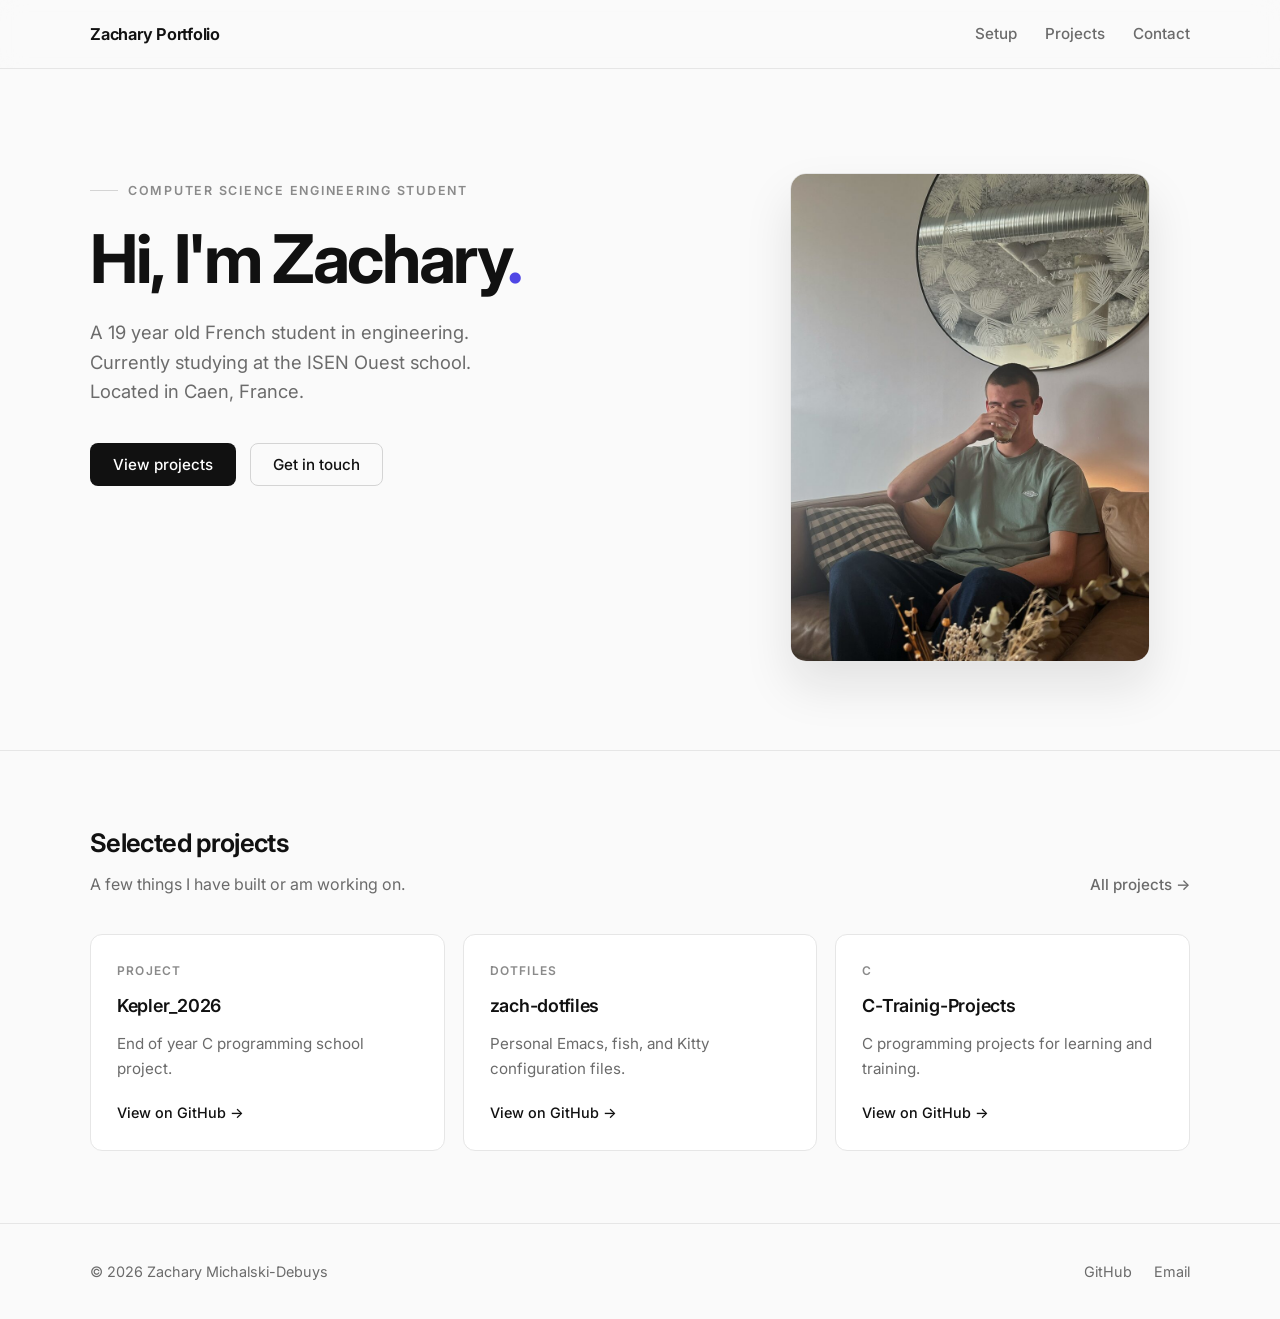
<file: index.html>
<!DOCTYPE html>
<html lang="en">
<head>
  <meta charset="UTF-8">
  <meta name="viewport" content=
  "width=device-width, initial-scale=1.0">
  <title>Zachary Michalski-Debuys</title>
  <link rel="preconnect" href="https://fonts.googleapis.com">
  <link rel="preconnect" href="https://fonts.gstatic.com"
  crossorigin="">
  <link href=
  "https://fonts.googleapis.com/css2?family=Inter:wght@400;500;600;700&amp;display=swap"
  rel="stylesheet">
  <link rel="stylesheet" href="css/style.css">
  <link rel="icon" type="image/svg+xml" href="files/icon.svg">
</head>
<body>
  <header class="site-header">
    <div class="container header-inner">
      <a class="logo" href="index.html">Zachary Portfolio</a>
      <nav>
        <ul class="nav-list">
          <li>
            <a href="setup.html">Setup</a>
          </li>
          <li>
            <a href="projects/index.html">Projects</a>
          </li>
          <li>
            <a href="contact.html">Contact</a>
          </li>
        </ul>
      </nav>
    </div>
  </header>
  <main>
    <section class="hero">
      <div class="container hero-grid">
        <div class="hero-copy">
          <p class="eyebrow">Computer science engineering student</p>
          <h1 class="hero-title">Hi, I'm Zachary<span class=
          "accent">.</span></h1>
          <p class="hero-text">A 19 year old French student in
          engineering.<br>
          Currently studying at the ISEN Ouest school.<br>
          Located in Caen, France.</p>
          <div class="hero-actions">
            <a class="button button-primary" href=
            "projects/index.html">View projects</a> <a class=
            "button button-secondary" href="contact.html">Get in
            touch</a>
          </div>
        </div>
        <div class="hero-media">
          <img class="hero-photo" src="files/zach.jpg"
          alt="Portrait of Zachary Michalski-Debuys">
        </div>
      </div>
    </section>
    <section class="section">
      <div class="container">
        <div class="section-header">
          <div>
            <h2 class="section-title">Selected projects</h2>
            <p class="section-subtitle">A few things I have built
            or am working on.</p>
          </div><a class="text-link" href="projects/index.html">All
          projects →</a>
        </div>
        <div class="grid">
          <a class="card" href=
          "https://github.com/Zachmd14/Kepler_2026" target="_blank"
          rel="noopener">
          <p class="card-tag">Project</p>
          <h3 class="card-title">Kepler_2026</h3>
          <p class="card-text">End of year C programming school
          project.</p><span class="card-link">View on GitHub
          →</span></a> <a class="card" href=
          "https://github.com/Zachmd14/zach-dotfiles" target=
          "_blank" rel="noopener">
          <p class="card-tag">Dotfiles</p>
          <h3 class="card-title">zach-dotfiles</h3>
          <p class="card-text">Personal Emacs, fish, and Kitty
          configuration files.</p><span class="card-link">View on
          GitHub →</span></a> <a class="card" href=
          "https://github.com/Zachmd14/C-Trainig-Projects" target=
          "_blank" rel="noopener">
          <p class="card-tag">C</p>
          <h3 class="card-title">C-Trainig-Projects</h3>
          <p class="card-text">C programming projects for learning
          and training.</p><span class="card-link">View on GitHub
          →</span></a>
        </div>
      </div>
    </section>
  </main>
  <footer class="site-footer">
    <div class="container footer-inner">
      <p>© 2026 Zachary Michalski-Debuys</p>
      <nav>
        <ul class="footer-nav">
          <li>
            <a href="https://github.com/Zachmd14">GitHub</a>
          </li>
          <li>
            <a href="mailto:zacharymd14@gmail.com">Email</a>
          </li>
        </ul>
      </nav>
    </div>
  </footer>
</body>
</html>
</file>
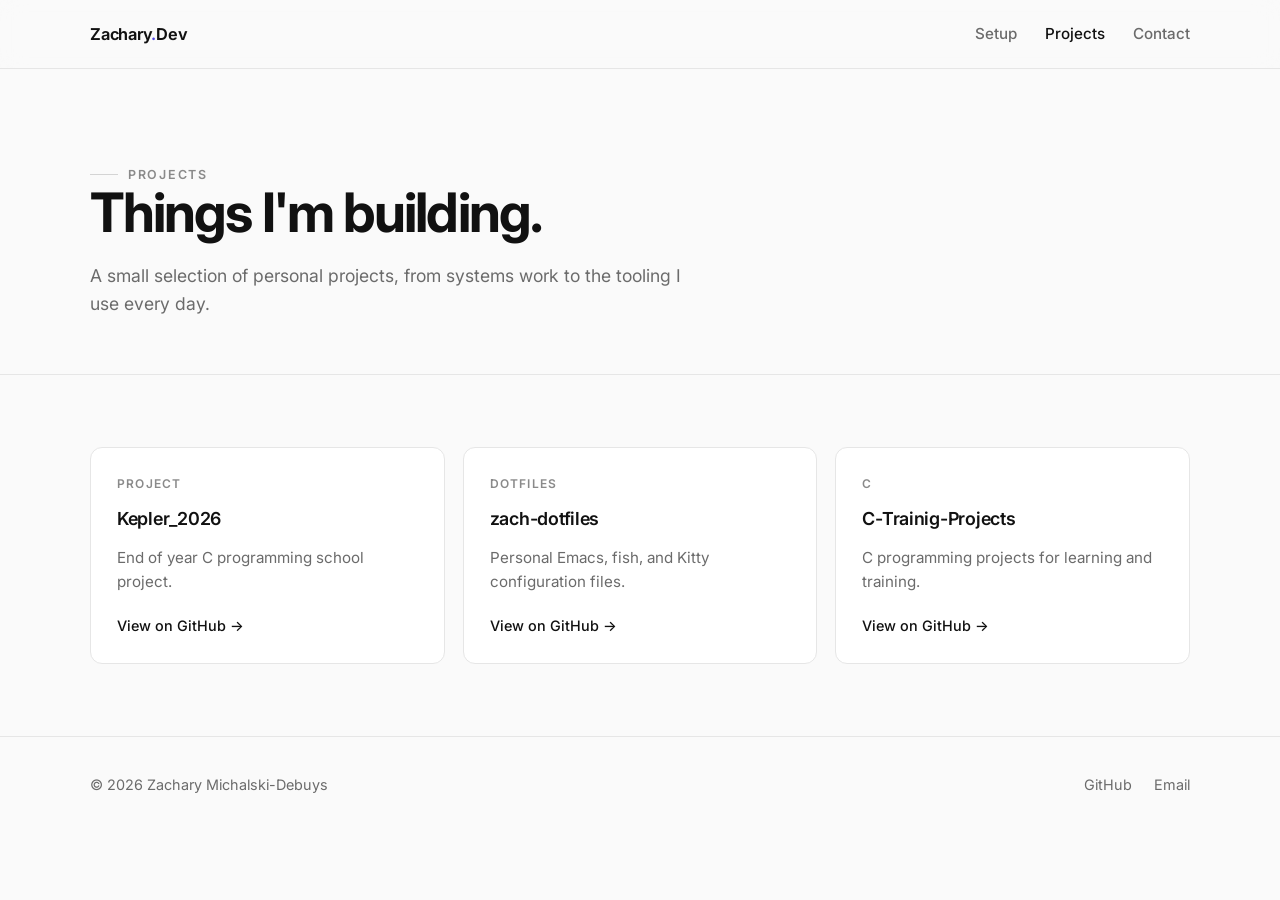
<file: projects/index.html>
<!DOCTYPE html>
<html lang="en">
<head>
  <meta charset="UTF-8">
  <meta name="viewport" content="width=device-width, initial-scale=1.0">
  <title>Projects · Zachary Michalski-Debuys</title>
  <link rel="preconnect" href="https://fonts.googleapis.com">
  <link rel="preconnect" href="https://fonts.gstatic.com" crossorigin>
  <link href="https://fonts.googleapis.com/css2?family=Inter:wght@400;500;600;700&display=swap" rel="stylesheet">
  <link rel="stylesheet" href="../css/style.css">
  <link rel="icon" type="image/svg+xml" href="../files/icon.svg">
</head>
<body>
  <header class="site-header">
    <div class="container header-inner">
      <a class="logo" href="../index.html">Zachary<span>.</span>Dev</a>
      <nav>
        <ul class="nav-list">
          <li><a href="../setup.html">Setup</a></li>
          <li><a class="active" href="index.html">Projects</a></li>
          <li><a href="../contact.html">Contact</a></li>
        </ul>
      </nav>
    </div>
  </header>

  <main>
    <section class="page-hero">
      <div class="container">
        <p class="eyebrow">Projects</p>
        <h1 class="page-title">Things I'm building.</h1>
        <p class="page-intro">A small selection of personal projects, from systems work to the tooling I use every day.</p>
      </div>
    </section>

    <section class="section">
      <div class="container">
        <div class="grid">
          <a class="card" href="https://github.com/Zachmd14/Kepler_2026" target="_blank" rel="noopener">
            <p class="card-tag">Project</p>
            <h3 class="card-title">Kepler_2026</h3>
            <p class="card-text">End of year C programming school project.</p>
            <span class="card-link">View on GitHub →</span>
          </a>
          <a class="card" href="https://github.com/Zachmd14/zach-dotfiles" target="_blank" rel="noopener">
            <p class="card-tag">Dotfiles</p>
            <h3 class="card-title">zach-dotfiles</h3>
            <p class="card-text">Personal Emacs, fish, and Kitty configuration files.</p>
            <span class="card-link">View on GitHub →</span>
          </a>
          <a class="card" href="https://github.com/Zachmd14/C-Trainig-Projects" target="_blank" rel="noopener">
            <p class="card-tag">C</p>
            <h3 class="card-title">C-Trainig-Projects</h3>
            <p class="card-text">C programming projects for learning and training.</p>
            <span class="card-link">View on GitHub →</span>
          </a>
        </div>
      </div>
    </section>
  </main>

  <footer class="site-footer">
    <div class="container footer-inner">
      <p>© 2026 Zachary Michalski-Debuys</p>
      <nav>
        <ul class="footer-nav">
          <li><a href="https://github.com/Zachmd14">GitHub</a></li>
          <li><a href="mailto:zacharymd14@gmail.com">Email</a></li>
        </ul>
      </nav>
    </div>
  </footer>
</body>
</html>
</file>
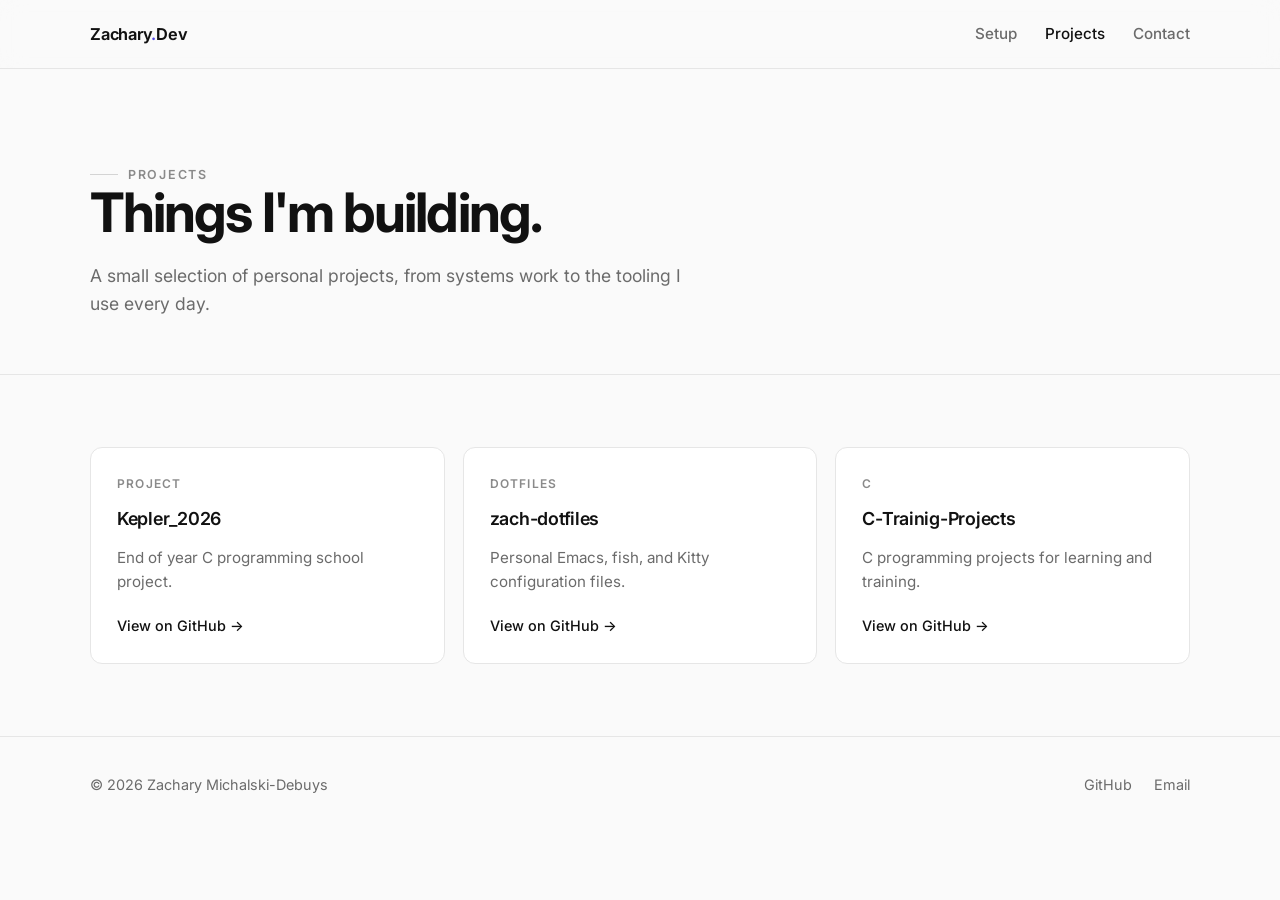
<file: html/projects/index.html>
<!DOCTYPE html>
<html lang="en">
<head>
  <meta charset="UTF-8">
  <meta name="viewport" content="width=device-width, initial-scale=1.0">
  <title>Projects · Zachary Michalski-Debuys</title>
  <link rel="preconnect" href="https://fonts.googleapis.com">
  <link rel="preconnect" href="https://fonts.gstatic.com" crossorigin>
  <link href="https://fonts.googleapis.com/css2?family=Inter:wght@400;500;600;700&display=swap" rel="stylesheet">
  <link rel="stylesheet" href="../../css/style.css">
  <link rel="icon" type="image/svg+xml" href="../../files/icon.svg">
</head>
<body>
  <header class="site-header">
    <div class="container header-inner">
      <a class="logo" href="../home.html">Zachary<span>.</span>Dev</a>
      <nav>
        <ul class="nav-list">
          <li><a href="../setup.html">Setup</a></li>
          <li><a class="active" href="index.html">Projects</a></li>
          <li><a href="../contact.html">Contact</a></li>
        </ul>
      </nav>
    </div>
  </header>

  <main>
    <section class="page-hero">
      <div class="container">
        <p class="eyebrow">Projects</p>
        <h1 class="page-title">Things I'm building.</h1>
        <p class="page-intro">A small selection of personal projects, from systems work to the tooling I use every day.</p>
      </div>
    </section>

    <section class="section">
      <div class="container">
        <div class="grid">
          <a class="card" href="https://github.com/Zachmd14/Kepler_2026" target="_blank" rel="noopener">
            <p class="card-tag">Project</p>
            <h3 class="card-title">Kepler_2026</h3>
            <p class="card-text">End of year C programming school project.</p>
            <span class="card-link">View on GitHub →</span>
          </a>
          <a class="card" href="https://github.com/Zachmd14/zach-dotfiles" target="_blank" rel="noopener">
            <p class="card-tag">Dotfiles</p>
            <h3 class="card-title">zach-dotfiles</h3>
            <p class="card-text">Personal Emacs, fish, and Kitty configuration files.</p>
            <span class="card-link">View on GitHub →</span>
          </a>
          <a class="card" href="https://github.com/Zachmd14/C-Trainig-Projects" target="_blank" rel="noopener">
            <p class="card-tag">C</p>
            <h3 class="card-title">C-Trainig-Projects</h3>
            <p class="card-text">C programming projects for learning and training.</p>
            <span class="card-link">View on GitHub →</span>
          </a>
        </div>
      </div>
    </section>
  </main>

  <footer class="site-footer">
    <div class="container footer-inner">
      <p>© 2026 Zachary Michalski-Debuys</p>
      <nav>
        <ul class="footer-nav">
          <li><a href="https://github.com/Zachmd14">GitHub</a></li>
          <li><a href="mailto:zacharymd14@gmail.com">Email</a></li>
        </ul>
      </nav>
    </div>
  </footer>
</body>
</html>
</file>
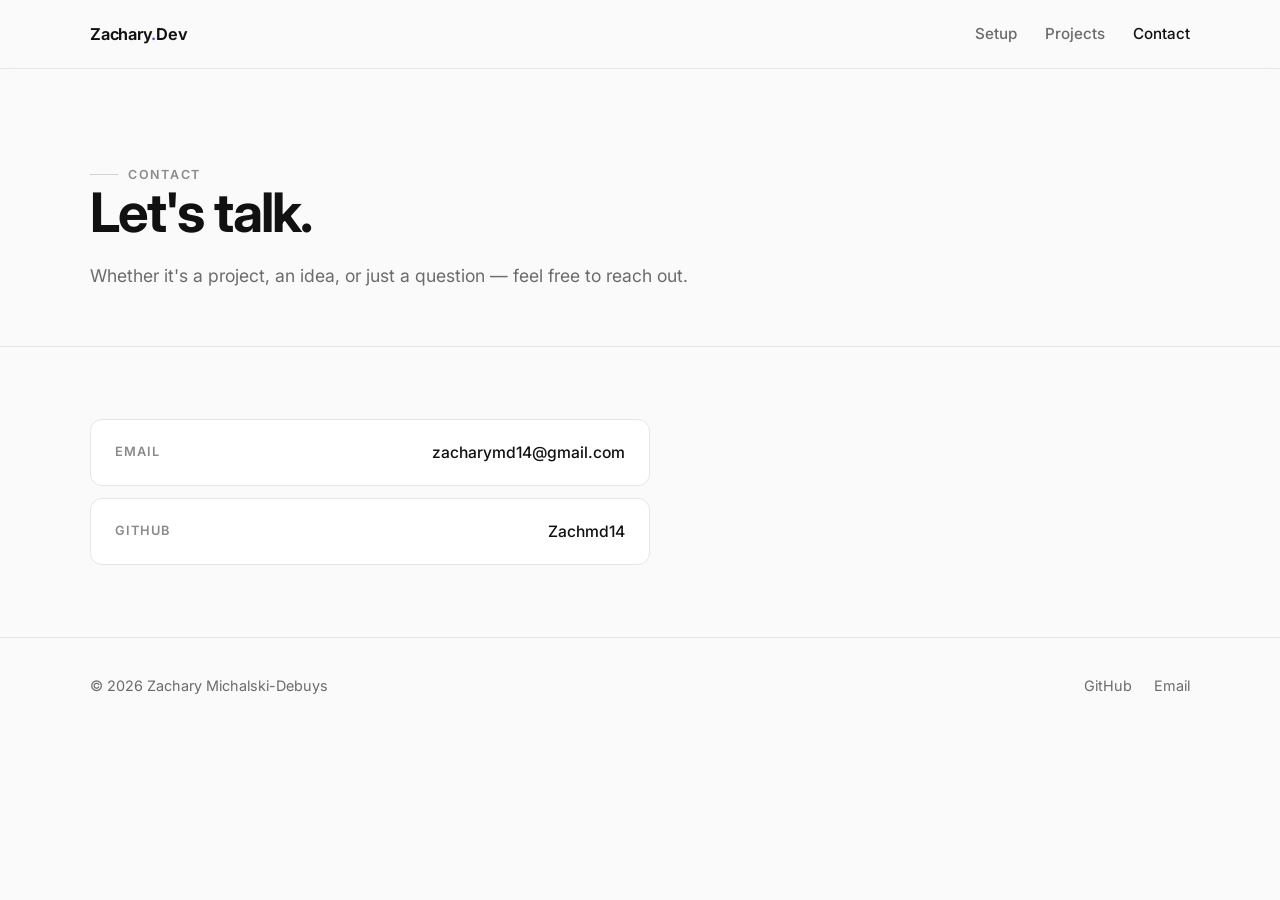
<file: contact.html>
<!DOCTYPE html>
<html lang="en">
<head>
  <meta charset="UTF-8">
  <meta name="viewport" content="width=device-width, initial-scale=1.0">
  <title>Contact · Zachary Michalski-Debuys</title>
  <link rel="preconnect" href="https://fonts.googleapis.com">
  <link rel="preconnect" href="https://fonts.gstatic.com" crossorigin>
  <link href="https://fonts.googleapis.com/css2?family=Inter:wght@400;500;600;700&display=swap" rel="stylesheet">
  <link rel="stylesheet" href="css/style.css">
  <link rel="icon" type="image/svg+xml" href="files/icon.svg">
</head>
<body>
  <header class="site-header">
    <div class="container header-inner">
      <a class="logo" href="index.html">Zachary<span>.</span>Dev</a>
      <nav>
        <ul class="nav-list">
          <li><a href="setup.html">Setup</a></li>
          <li><a href="projects/index.html">Projects</a></li>
          <li><a class="active" href="contact.html">Contact</a></li>
        </ul>
      </nav>
    </div>
  </header>

  <main>
    <section class="page-hero">
      <div class="container">
        <p class="eyebrow">Contact</p>
        <h1 class="page-title">Let's talk.</h1>
        <p class="page-intro">Whether it's a project, an idea, or just a question — feel free to reach out.</p>
      </div>
    </section>

    <section class="section">
      <div class="container">
        <div class="contact-list">
          <a class="contact-item" href="mailto:zacharymd14@gmail.com">
            <span class="contact-label">Email</span>
            <span class="contact-value">zacharymd14@gmail.com</span>
          </a>
          <a class="contact-item" href="https://github.com/Zachmd14">
            <span class="contact-label">GitHub</span>
            <span class="contact-value">Zachmd14</span>
          </a>
        </div>
      </div>
    </section>
  </main>

  <footer class="site-footer">
    <div class="container footer-inner">
      <p>© 2026 Zachary Michalski-Debuys</p>
      <nav>
        <ul class="footer-nav">
          <li><a href="https://github.com/Zachmd14">GitHub</a></li>
          <li><a href="mailto:zacharymd14@gmail.com">Email</a></li>
        </ul>
      </nav>
    </div>
  </footer>
</body>
</html>
</file>
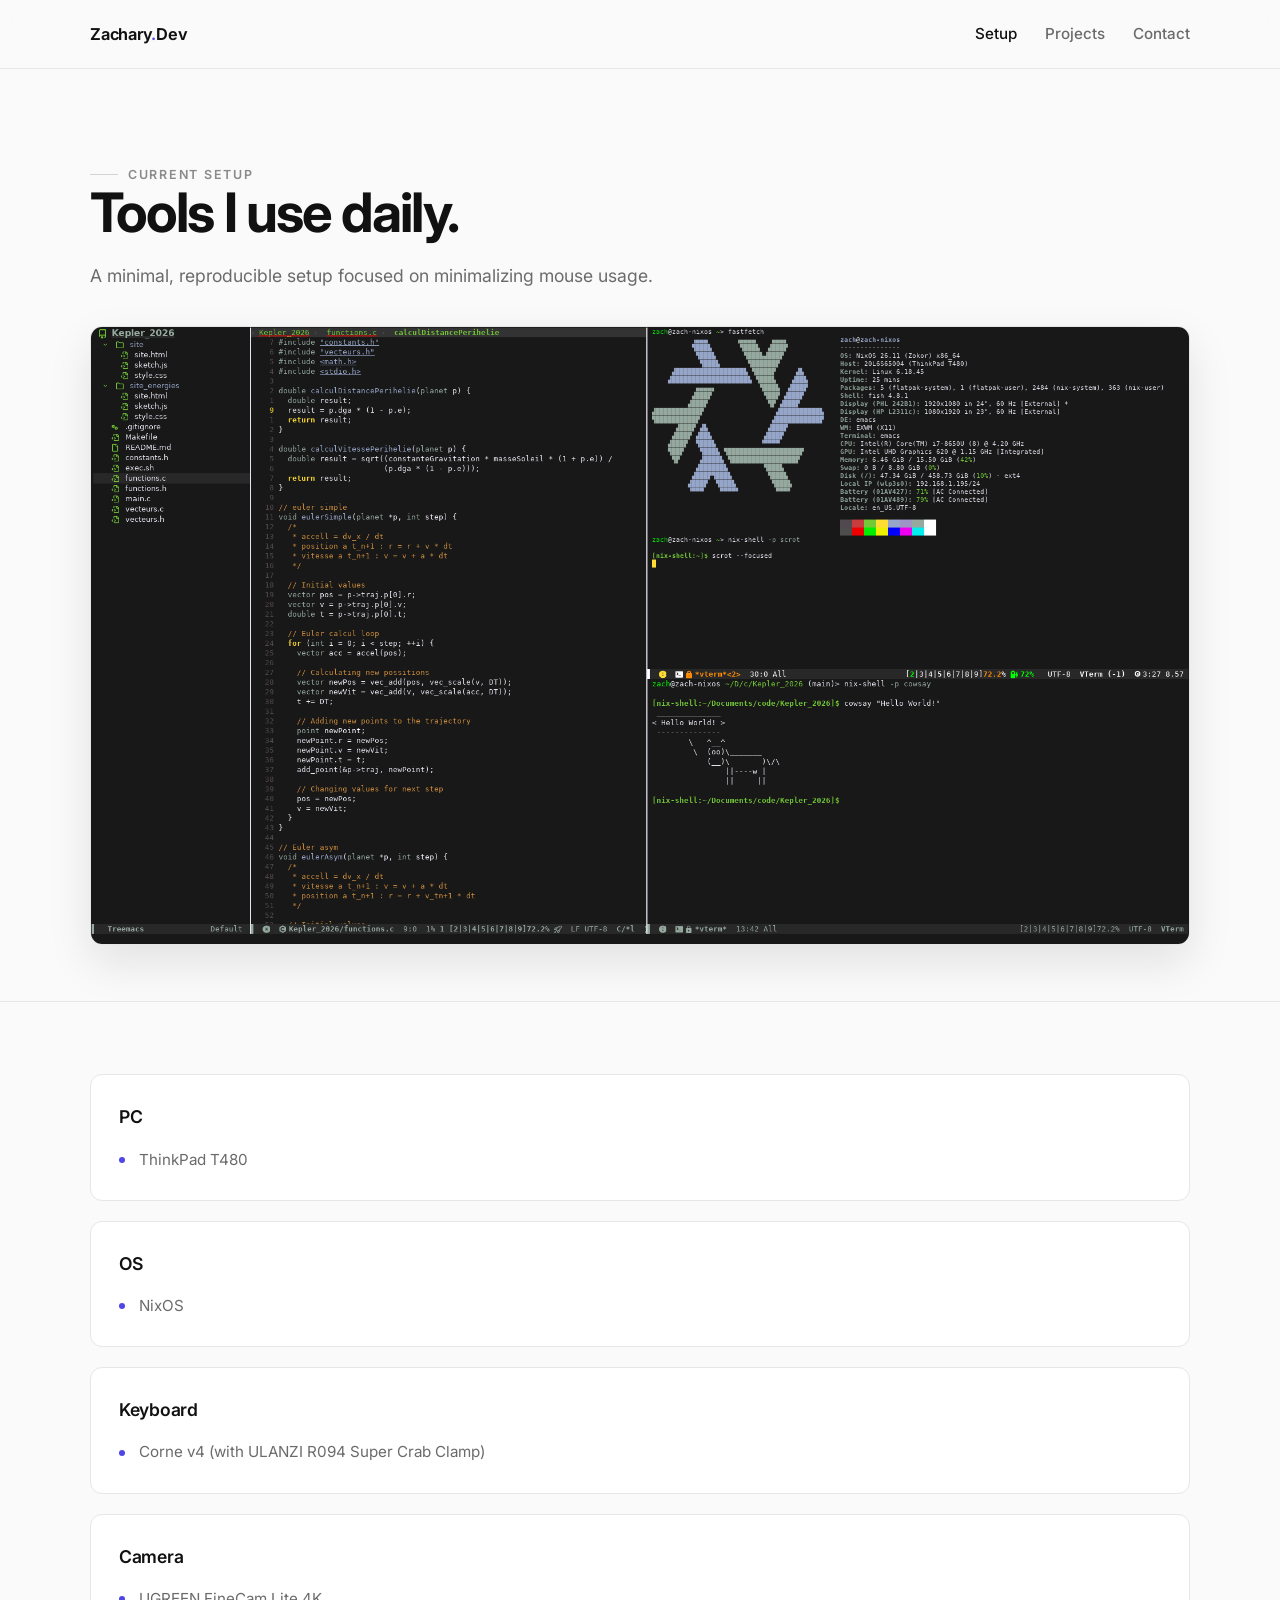
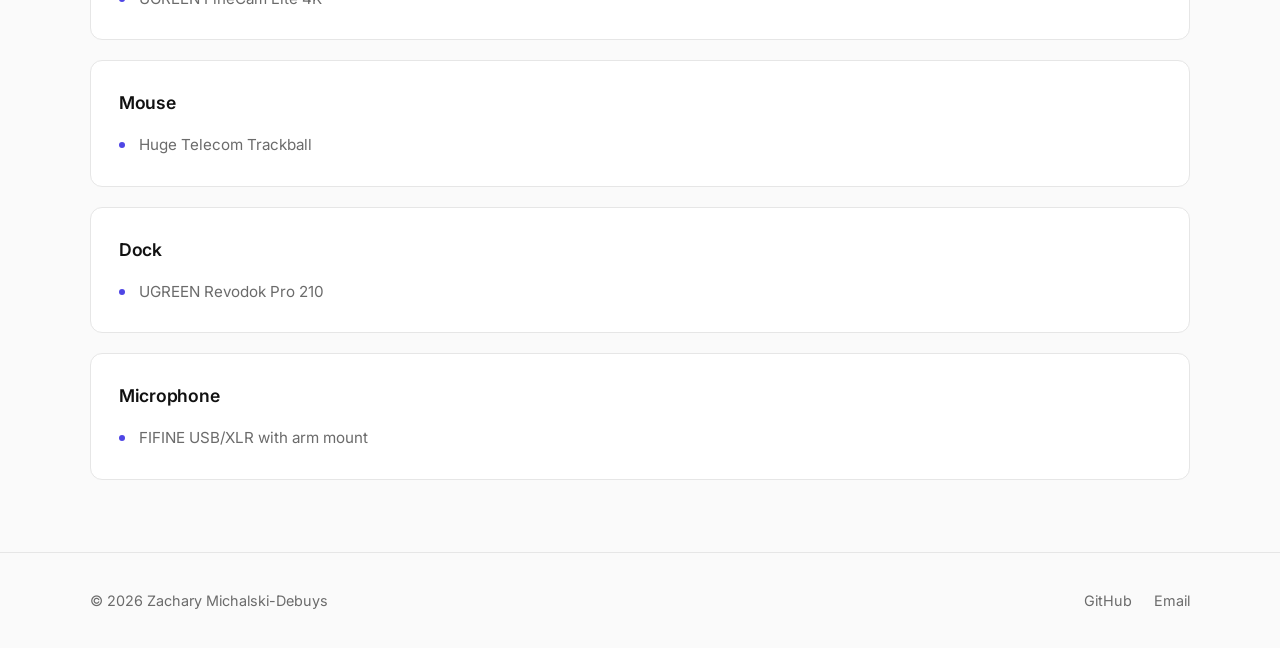
<file: setup.html>
<!DOCTYPE html>
<html lang="en">
<head>
  <meta charset="UTF-8">
  <meta name="viewport" content="width=device-width, initial-scale=1.0">
  <title>Setup · Zachary Michalski-Debuys</title>
  <link rel="preconnect" href="https://fonts.googleapis.com">
  <link rel="preconnect" href="https://fonts.gstatic.com" crossorigin>
  <link href="https://fonts.googleapis.com/css2?family=Inter:wght@400;500;600;700&display=swap" rel="stylesheet">
  <link rel="stylesheet" href="css/style.css">
  <link rel="icon" type="image/svg+xml" href="files/icon.svg">
</head>
<body>
  <header class="site-header">
    <div class="container header-inner">
      <a class="logo" href="index.html">Zachary<span>.</span>Dev</a>
      <nav>
        <ul class="nav-list">
          <li><a class="active" href="setup.html">Setup</a></li>
          <li><a href="projects/index.html">Projects</a></li>
          <li><a href="contact.html">Contact</a></li>
        </ul>
      </nav>
    </div>
  </header>

  <main>
    <section class="page-hero">
      <div class="container">
        <p class="eyebrow">Current setup</p>
        <h1 class="page-title">Tools I use daily.</h1>
        <p class="page-intro">A minimal, reproducible setup focused on minimalizing mouse usage.</p>
        <img class="hero-shot" src="files/rice.png" alt="My desktop setup">
      </div>
    </section>

    <section class="section">
      <div class="container setup-groups">
        <div class="setup-group">
          <h2>PC</h2>
          <ul class="setup-list">
            <li>ThinkPad T480</li>
          </ul>
        </div>
        <div class="setup-group">
          <h2>OS</h2>
          <ul class="setup-list">
            <li>NixOS</li>
          </ul>
        </div>
        <div class="setup-group">
          <h2>Keyboard</h2>
          <ul class="setup-list">
            <li>Corne v4 (with ULANZI R094 Super Crab Clamp)</li>
          </ul>
        </div>
        <div class="setup-group">
          <h2>Camera</h2>
          <ul class="setup-list">
            <li>UGREEN FineCam Lite 4K</li>
          </ul>
        </div>
        <div class="setup-group">
          <h2>Mouse</h2>
          <ul class="setup-list">
            <li>Huge Telecom Trackball</li>
          </ul>
        </div>
        <div class="setup-group">
          <h2>Dock</h2>
          <ul class="setup-list">
            <li>UGREEN Revodok Pro 210</li>
          </ul>
        </div>
        <div class="setup-group">
          <h2>Microphone</h2>
          <ul class="setup-list">
            <li>FIFINE USB/XLR with arm mount</li>
          </ul>
        </div>
      </div>
    </section>
  </main>

  <footer class="site-footer">
    <div class="container footer-inner">
      <p>© 2026 Zachary Michalski-Debuys</p>
      <nav>
        <ul class="footer-nav">
          <li><a href="https://github.com/Zachmd14">GitHub</a></li>
          <li><a href="mailto:zacharymd14@gmail.com">Email</a></li>
        </ul>
      </nav>
    </div>
  </footer>
</body>
</html>
</file>
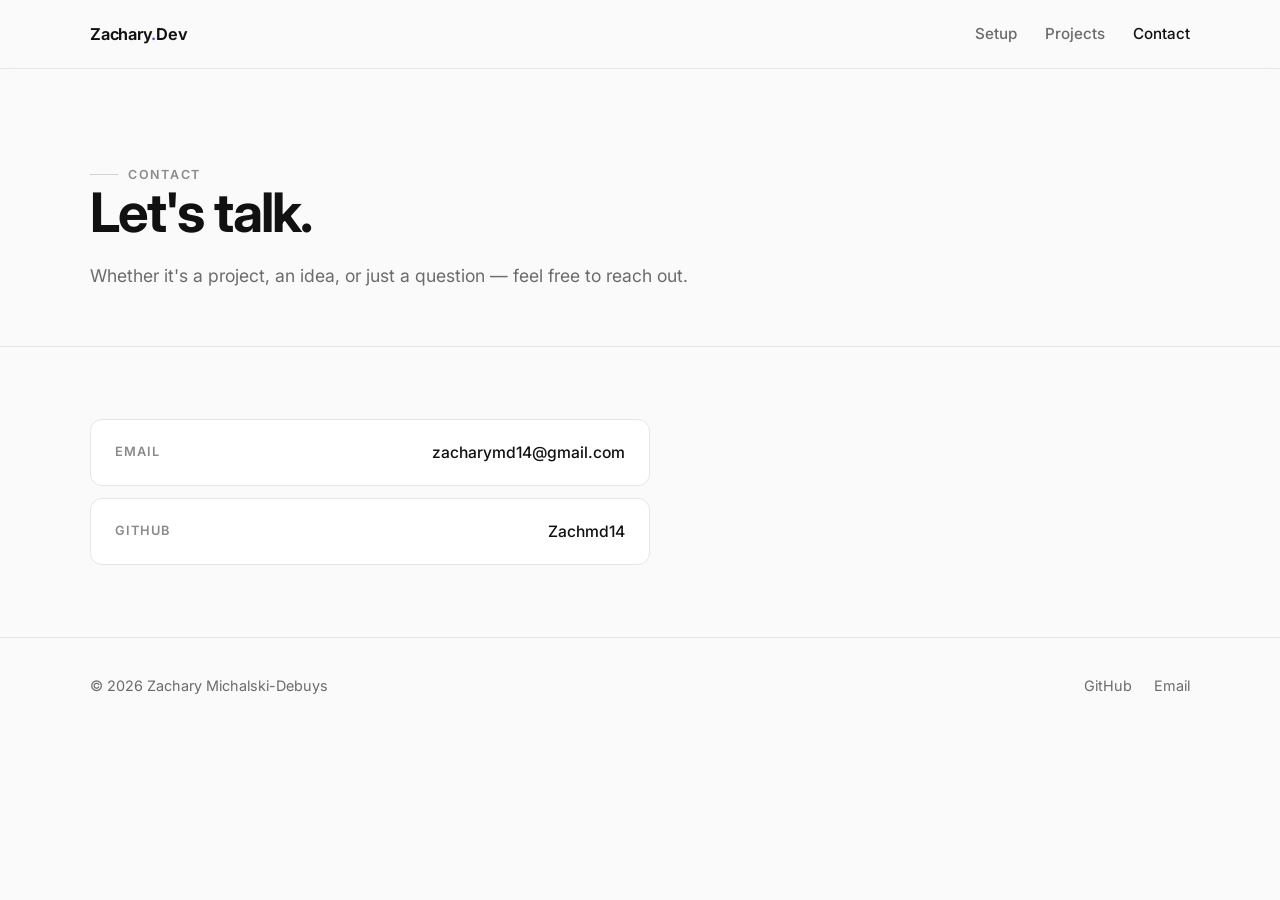
<file: html/contact.html>
<!DOCTYPE html>
<html lang="en">
<head>
  <meta charset="UTF-8">
  <meta name="viewport" content="width=device-width, initial-scale=1.0">
  <title>Contact · Zachary Michalski-Debuys</title>
  <link rel="preconnect" href="https://fonts.googleapis.com">
  <link rel="preconnect" href="https://fonts.gstatic.com" crossorigin>
  <link href="https://fonts.googleapis.com/css2?family=Inter:wght@400;500;600;700&display=swap" rel="stylesheet">
  <link rel="stylesheet" href="../css/style.css">
  <link rel="icon" type="image/svg+xml" href="../files/icon.svg">
</head>
<body>
  <header class="site-header">
    <div class="container header-inner">
      <a class="logo" href="home.html">Zachary<span>.</span>Dev</a>
      <nav>
        <ul class="nav-list">
          <li><a href="setup.html">Setup</a></li>
          <li><a href="projects/index.html">Projects</a></li>
          <li><a class="active" href="contact.html">Contact</a></li>
        </ul>
      </nav>
    </div>
  </header>

  <main>
    <section class="page-hero">
      <div class="container">
        <p class="eyebrow">Contact</p>
        <h1 class="page-title">Let's talk.</h1>
        <p class="page-intro">Whether it's a project, an idea, or just a question — feel free to reach out.</p>
      </div>
    </section>

    <section class="section">
      <div class="container">
        <div class="contact-list">
          <a class="contact-item" href="mailto:zacharymd14@gmail.com">
            <span class="contact-label">Email</span>
            <span class="contact-value">zacharymd14@gmail.com</span>
          </a>
          <a class="contact-item" href="https://github.com/Zachmd14">
            <span class="contact-label">GitHub</span>
            <span class="contact-value">Zachmd14</span>
          </a>
        </div>
      </div>
    </section>
  </main>

  <footer class="site-footer">
    <div class="container footer-inner">
      <p>© 2026 Zachary Michalski-Debuys</p>
      <nav>
        <ul class="footer-nav">
          <li><a href="https://github.com/Zachmd14">GitHub</a></li>
          <li><a href="mailto:zacharymd14@gmail.com">Email</a></li>
        </ul>
      </nav>
    </div>
  </footer>
</body>
</html>
</file>
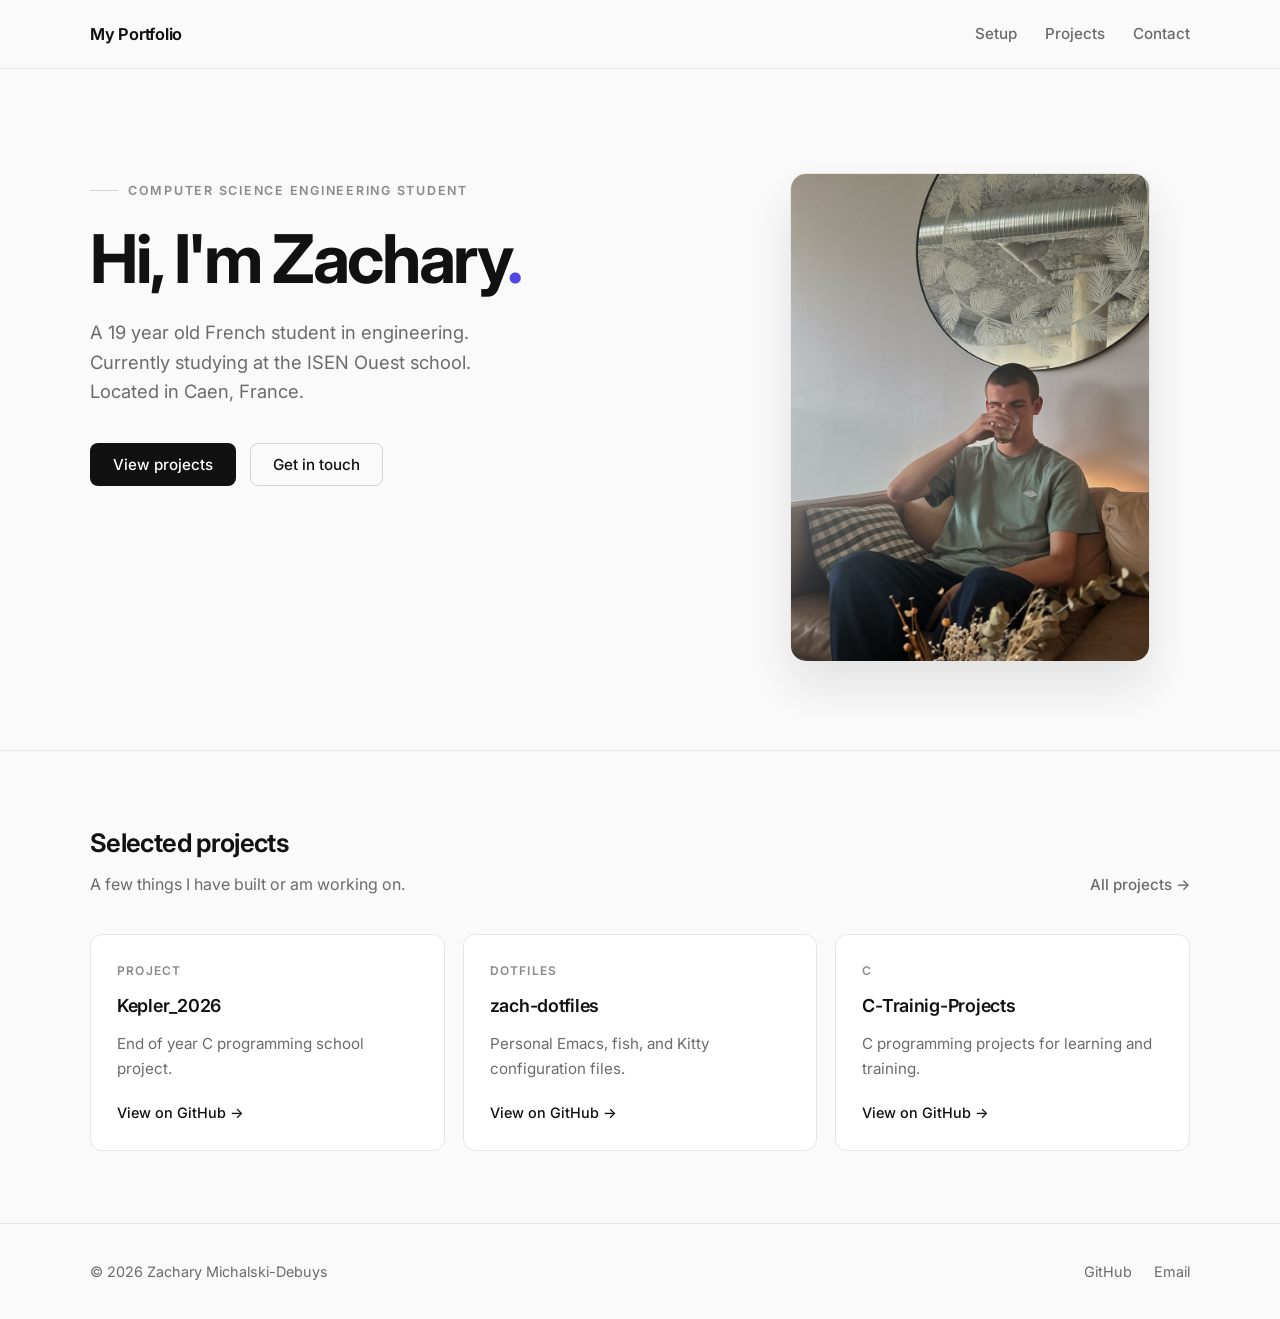
<file: html/home.html>
<!DOCTYPE html>
<html lang="en">
<head>
  <meta charset="UTF-8">
  <meta name="viewport" content=
  "width=device-width, initial-scale=1.0">
  <title>Zachary Michalski-Debuys</title>
  <link rel="preconnect" href="https://fonts.googleapis.com">
  <link rel="preconnect" href="https://fonts.gstatic.com"
  crossorigin="">
  <link href=
  "https://fonts.googleapis.com/css2?family=Inter:wght@400;500;600;700&amp;display=swap"
  rel="stylesheet">
  <link rel="stylesheet" href="../css/style.css">
  <link rel="icon" type="image/svg+xml" href="../files/icon.svg">
</head>
<body>
  <header class="site-header">
    <div class="container header-inner">
      <a class="logo" href="home.html">My Portfolio</a>
      <nav>
        <ul class="nav-list">
          <li>
            <a href="setup.html">Setup</a>
          </li>
          <li>
            <a href="projects/index.html">Projects</a>
          </li>
          <li>
            <a href="contact.html">Contact</a>
          </li>
        </ul>
      </nav>
    </div>
  </header>
  <main>
    <section class="hero">
      <div class="container hero-grid">
        <div class="hero-copy">
          <p class="eyebrow">Computer science engineering student</p>
          <h1 class="hero-title">Hi, I'm Zachary<span class=
          "accent">.</span></h1>
          <p class="hero-text">A 19 year old French student in
          engineering.<br>
          Currently studying at the ISEN Ouest school.<br>
          Located in Caen, France.</p>
          <div class="hero-actions">
            <a class="button button-primary" href=
            "projects/index.html">View projects</a> <a class=
            "button button-secondary" href="contact.html">Get in
            touch</a>
          </div>
        </div>
        <div class="hero-media">
          <img class="hero-photo" src="../files/zach.jpg"
          alt="Portrait of Zachary Michalski-Debuys">
        </div>
      </div>
    </section>
    <section class="section">
      <div class="container">
        <div class="section-header">
          <div>
            <h2 class="section-title">Selected projects</h2>
            <p class="section-subtitle">A few things I have built
            or am working on.</p>
          </div><a class="text-link" href="projects/index.html">All
          projects →</a>
        </div>
        <div class="grid">
          <a class="card" href=
          "https://github.com/Zachmd14/Kepler_2026" target="_blank"
          rel="noopener">
          <p class="card-tag">Project</p>
          <h3 class="card-title">Kepler_2026</h3>
          <p class="card-text">End of year C programming school
          project.</p><span class="card-link">View on GitHub
          →</span></a> <a class="card" href=
          "https://github.com/Zachmd14/zach-dotfiles" target=
          "_blank" rel="noopener">
          <p class="card-tag">Dotfiles</p>
          <h3 class="card-title">zach-dotfiles</h3>
          <p class="card-text">Personal Emacs, fish, and Kitty
          configuration files.</p><span class="card-link">View on
          GitHub →</span></a> <a class="card" href=
          "https://github.com/Zachmd14/C-Trainig-Projects" target=
          "_blank" rel="noopener">
          <p class="card-tag">C</p>
          <h3 class="card-title">C-Trainig-Projects</h3>
          <p class="card-text">C programming projects for learning
          and training.</p><span class="card-link">View on GitHub
          →</span></a>
        </div>
      </div>
    </section>
  </main>
  <footer class="site-footer">
    <div class="container footer-inner">
      <p>© 2026 Zachary Michalski-Debuys</p>
      <nav>
        <ul class="footer-nav">
          <li>
            <a href="https://github.com/Zachmd14">GitHub</a>
          </li>
          <li>
            <a href="mailto:zacharymd14@gmail.com">Email</a>
          </li>
        </ul>
      </nav>
    </div>
  </footer>
</body>
</html>
</file>
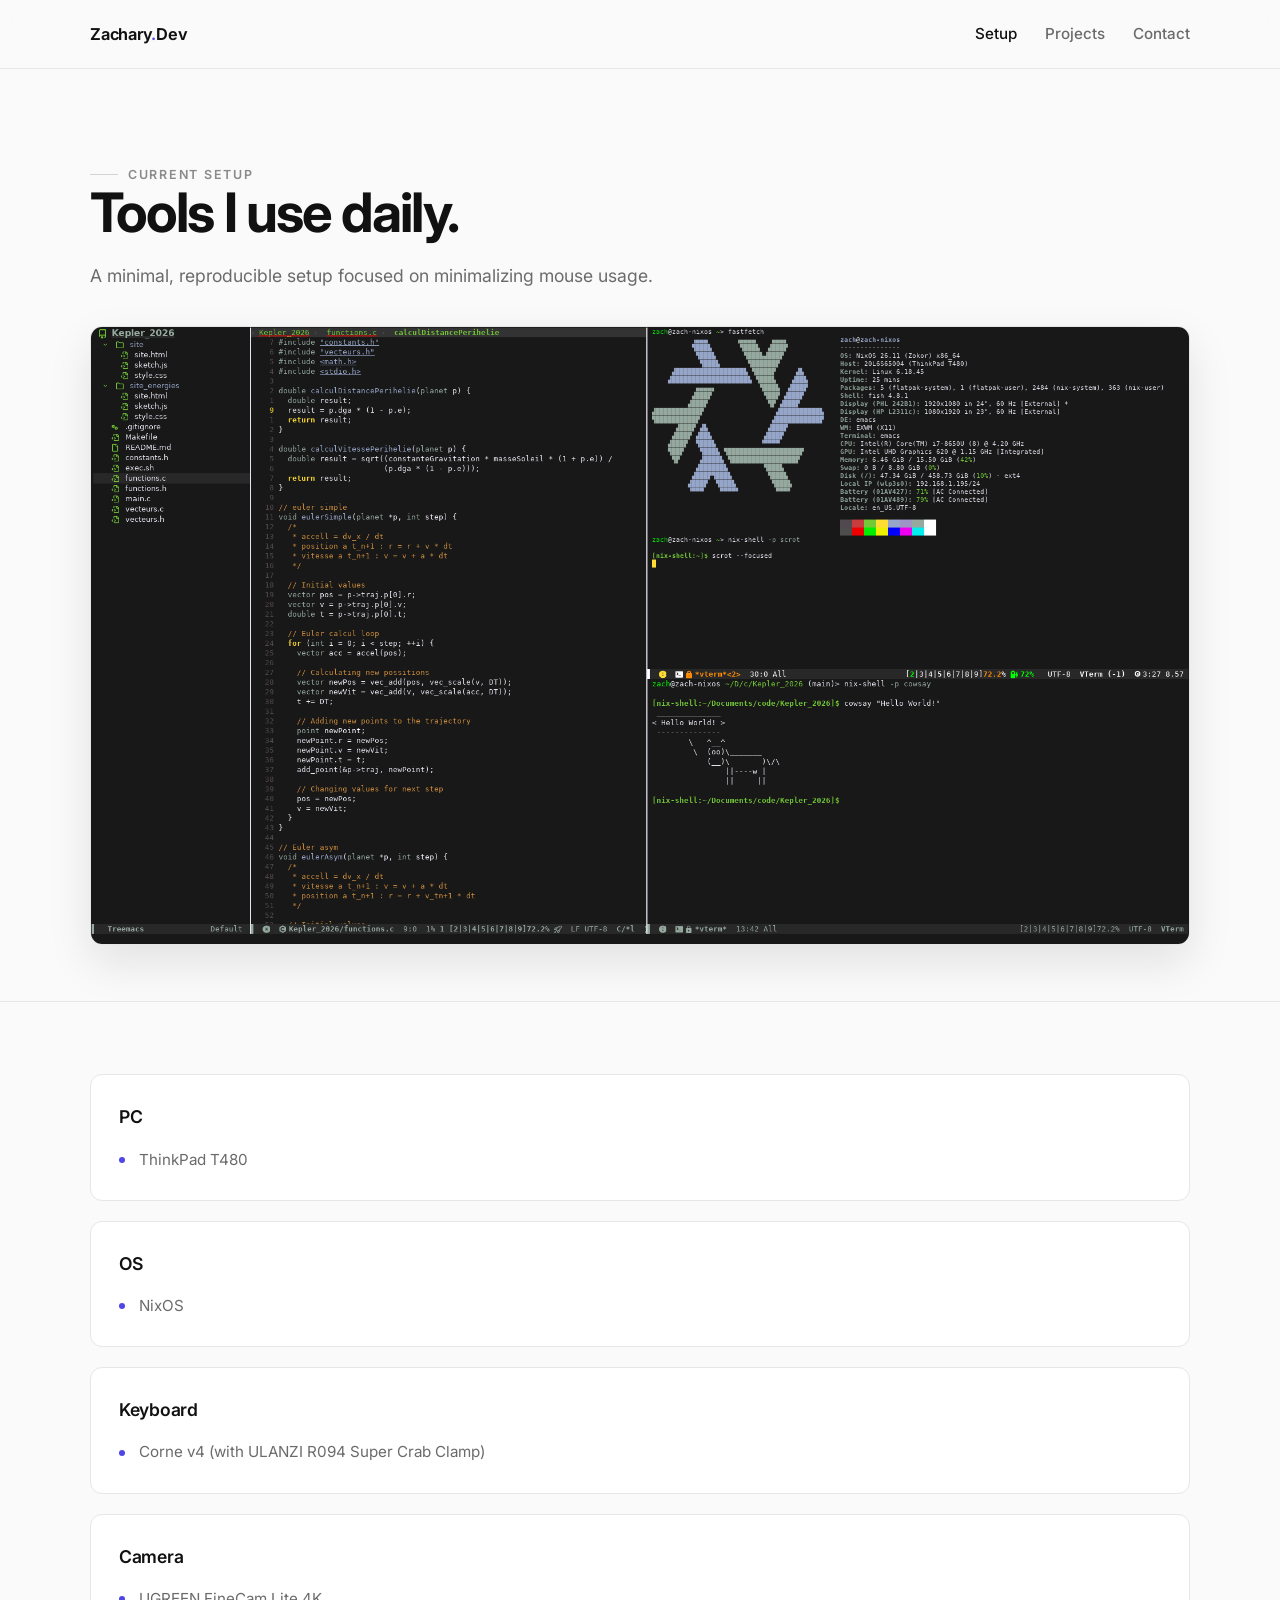
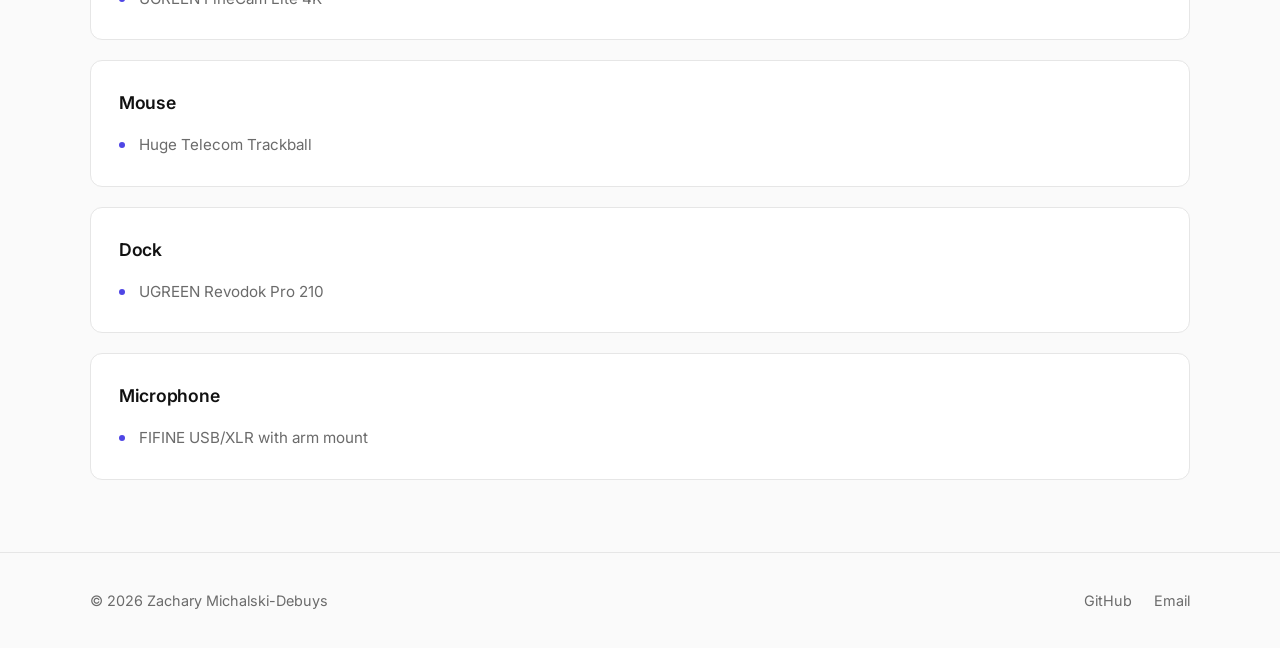
<file: html/setup.html>
<!DOCTYPE html>
<html lang="en">
<head>
  <meta charset="UTF-8">
  <meta name="viewport" content="width=device-width, initial-scale=1.0">
  <title>Setup · Zachary Michalski-Debuys</title>
  <link rel="preconnect" href="https://fonts.googleapis.com">
  <link rel="preconnect" href="https://fonts.gstatic.com" crossorigin>
  <link href="https://fonts.googleapis.com/css2?family=Inter:wght@400;500;600;700&display=swap" rel="stylesheet">
  <link rel="stylesheet" href="../css/style.css">
  <link rel="icon" type="image/svg+xml" href="../files/icon.svg">
</head>
<body>
  <header class="site-header">
    <div class="container header-inner">
      <a class="logo" href="home.html">Zachary<span>.</span>Dev</a>
      <nav>
        <ul class="nav-list">
          <li><a class="active" href="setup.html">Setup</a></li>
          <li><a href="projects/index.html">Projects</a></li>
          <li><a href="contact.html">Contact</a></li>
        </ul>
      </nav>
    </div>
  </header>

  <main>
    <section class="page-hero">
      <div class="container">
        <p class="eyebrow">Current setup</p>
        <h1 class="page-title">Tools I use daily.</h1>
        <p class="page-intro">A minimal, reproducible setup focused on minimalizing mouse usage.</p>
        <img class="hero-shot" src="../files/rice.png" alt="My desktop setup">
      </div>
    </section>

    <section class="section">
      <div class="container setup-groups">
        <div class="setup-group">
          <h2>PC</h2>
          <ul class="setup-list">
            <li>ThinkPad T480</li>
          </ul>
        </div>
        <div class="setup-group">
          <h2>OS</h2>
          <ul class="setup-list">
            <li>NixOS</li>
          </ul>
        </div>
        <div class="setup-group">
          <h2>Keyboard</h2>
          <ul class="setup-list">
            <li>Corne v4 (with ULANZI R094 Super Crab Clamp)</li>
          </ul>
        </div>
        <div class="setup-group">
          <h2>Camera</h2>
          <ul class="setup-list">
            <li>UGREEN FineCam Lite 4K</li>
          </ul>
        </div>
        <div class="setup-group">
          <h2>Mouse</h2>
          <ul class="setup-list">
            <li>Huge Telecom Trackball</li>
          </ul>
        </div>
        <div class="setup-group">
          <h2>Dock</h2>
          <ul class="setup-list">
            <li>UGREEN Revodok Pro 210</li>
          </ul>
        </div>
        <div class="setup-group">
          <h2>Microphone</h2>
          <ul class="setup-list">
            <li>FIFINE USB/XLR with arm mount</li>
          </ul>
        </div>
      </div>
    </section>
  </main>

  <footer class="site-footer">
    <div class="container footer-inner">
      <p>© 2026 Zachary Michalski-Debuys</p>
      <nav>
        <ul class="footer-nav">
          <li><a href="https://github.com/Zachmd14">GitHub</a></li>
          <li><a href="mailto:zacharymd14@gmail.com">Email</a></li>
        </ul>
      </nav>
    </div>
  </footer>
</body>
</html>
</file>
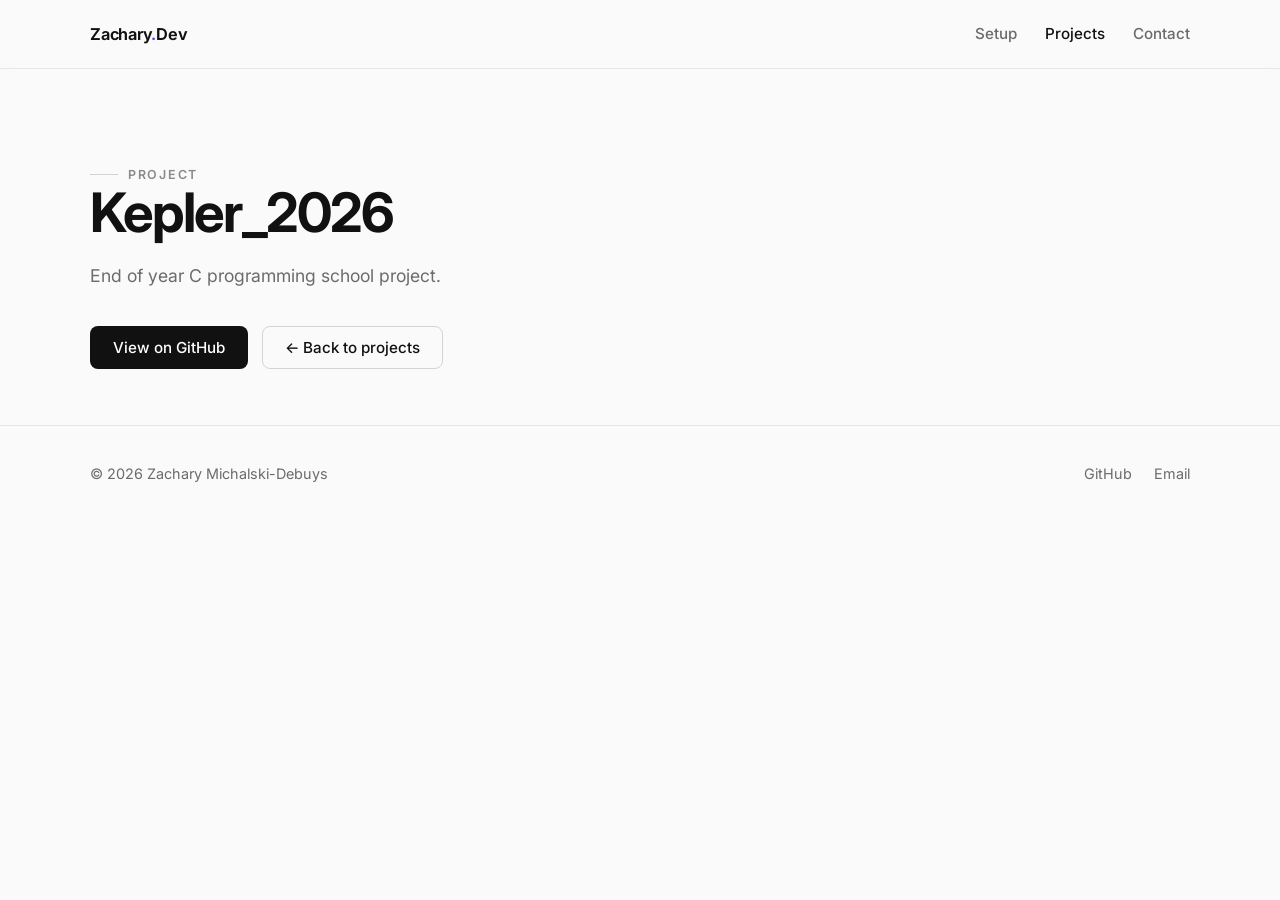
<file: projects/kepler.html>
<!DOCTYPE html>
<html lang="en">
<head>
  <meta charset="UTF-8">
  <meta name="viewport" content="width=device-width, initial-scale=1.0">
  <title>Kepler_2026 · Zachary Michalski-Debuys</title>
  <link rel="preconnect" href="https://fonts.googleapis.com">
  <link rel="preconnect" href="https://fonts.gstatic.com" crossorigin>
  <link href="https://fonts.googleapis.com/css2?family=Inter:wght@400;500;600;700&display=swap" rel="stylesheet">
  <link rel="stylesheet" href="../css/style.css">
  <link rel="icon" type="image/svg+xml" href="../files/icon.svg">
</head>
<body>
  <header class="site-header">
    <div class="container header-inner">
      <a class="logo" href="../index.html">Zachary<span>.</span>Dev</a>
      <nav>
        <ul class="nav-list">
          <li><a href="../setup.html">Setup</a></li>
          <li><a class="active" href="index.html">Projects</a></li>
          <li><a href="../contact.html">Contact</a></li>
        </ul>
      </nav>
    </div>
  </header>

  <main>
    <section class="page-hero">
      <div class="container">
        <p class="eyebrow">Project</p>
        <h1 class="page-title">Kepler_2026</h1>
        <p class="page-intro">End of year C programming school project.</p>
        <div class="hero-actions">
          <a class="button button-primary" href="https://github.com/Zachmd14/Kepler_2026" target="_blank" rel="noopener">View on GitHub</a>
          <a class="button button-secondary" href="index.html">← Back to projects</a>
        </div>
      </div>
    </section>
  </main>

  <footer class="site-footer">
    <div class="container footer-inner">
      <p>© 2026 Zachary Michalski-Debuys</p>
      <nav>
        <ul class="footer-nav">
          <li><a href="https://github.com/Zachmd14">GitHub</a></li>
          <li><a href="mailto:zacharymd14@gmail.com">Email</a></li>
        </ul>
      </nav>
    </div>
  </footer>
</body>
</html>
</file>
<file: css/style.css>
* {
  margin: 0;
  padding: 0;
  box-sizing: border-box;
}

:root {
  --bg: #fafafa;
  --surface: #ffffff;
  --text: #111111;
  --muted: #6b6b6b;
  --faint: #8a8a8a;
  --border: #e6e6e6;
  --border-strong: #d4d4d4;
  --accent: #4f46e5;
  --radius: 12px;
  --container: 1100px;
  --transition: 0.16s ease;
}

html {
  scroll-behavior: smooth;
}

body {
  font-family: "Inter", -apple-system, BlinkMacSystemFont, "Segoe UI", Roboto, "Helvetica Neue", Arial, sans-serif;
  background-color: var(--bg);
  color: var(--text);
  line-height: 1.6;
  -webkit-font-smoothing: antialiased;
  text-rendering: optimizeLegibility;
}

a {
  color: inherit;
  text-decoration: none;
}

ul {
  list-style: none;
}

::selection {
  background: var(--accent);
  color: #ffffff;
}

:focus-visible {
  outline: 2px solid var(--accent);
  outline-offset: 3px;
  border-radius: 4px;
}

.container {
  width: min(var(--container), 100% - 48px);
  margin-inline: auto;
}

.site-header {
  position: sticky;
  top: 0;
  z-index: 50;
  background: rgba(250, 250, 250, 0.86);
  backdrop-filter: blur(12px);
  -webkit-backdrop-filter: blur(12px);
  border-bottom: 1px solid var(--border);
}

.header-inner {
  display: flex;
  align-items: center;
  justify-content: space-between;
  gap: 24px;
  min-height: 68px;
  padding: 10px 0;
  flex-wrap: wrap;
}

.logo {
  font-size: 1.02rem;
  font-weight: 650;
  letter-spacing: -0.015em;
}

.logo span {
  color: var(--accent);
}

.nav-list {
  display: flex;
  align-items: center;
  gap: 28px;
}

.nav-list a {
  font-size: 0.95rem;
  font-weight: 500;
  color: var(--muted);
  transition: color var(--transition);
}

.nav-list a:hover {
  color: var(--text);
}

.nav-list a.active {
  color: var(--text);
}

.hero {
  padding: 104px 0 88px;
}

.hero-grid {
  display: grid;
  grid-template-columns: minmax(0, 1.15fr) minmax(0, 0.85fr);
  gap: 64px;
  align-items: start;
}

.hero-media {
  display: flex;
  justify-content: center;
}

.hero-photo {
  width: min(100%, 360px);
  aspect-ratio: 441 / 599;
  object-fit: cover;
  border-radius: 16px;
  border: 1px solid var(--border);
  box-shadow: 0 24px 48px rgba(17, 17, 17, 0.1);
}

.eyebrow {
  display: inline-flex;
  align-items: center;
  gap: 10px;
  font-size: 0.78rem;
  font-weight: 600;
  letter-spacing: 0.14em;
  text-transform: uppercase;
  color: var(--faint);
}

.eyebrow::before {
  content: "";
  width: 28px;
  height: 1px;
  background: var(--border-strong);
}

.hero-title {
  margin-top: 24px;
  font-size: clamp(2.6rem, 6vw, 4.2rem);
  font-weight: 700;
  line-height: 1.04;
  letter-spacing: -0.035em;
  max-width: 14ch;
}

.hero-title .accent {
  color: var(--accent);
}

.hero-text {
  margin-top: 24px;
  max-width: 620px;
  font-size: 1.15rem;
  color: var(--muted);
}

.hero-actions {
  margin-top: 36px;
  display: flex;
  flex-wrap: wrap;
  gap: 14px;
}

.button {
  display: inline-flex;
  align-items: center;
  gap: 8px;
  padding: 13px 22px;
  border-radius: 8px;
  font-size: 0.95rem;
  font-weight: 500;
  line-height: 1;
  border: 1px solid transparent;
  transition: transform var(--transition), background-color var(--transition), border-color var(--transition), color var(--transition);
}

.button-primary {
  background: var(--text);
  color: #ffffff;
}

.button-primary:hover {
  background: #2b2b2b;
  transform: translateY(-1px);
}

.button-secondary {
  border-color: var(--border-strong);
  color: var(--text);
}

.button-secondary:hover {
  border-color: var(--text);
  transform: translateY(-1px);
}

.section {
  padding: 72px 0;
  border-top: 1px solid var(--border);
}

.section-header {
  display: flex;
  align-items: flex-end;
  justify-content: space-between;
  gap: 20px;
  flex-wrap: wrap;
  margin-bottom: 36px;
}

.section-title {
  font-size: 1.6rem;
  font-weight: 650;
  letter-spacing: -0.025em;
}

.section-subtitle {
  margin-top: 8px;
  color: var(--muted);
  max-width: 560px;
}

.text-link {
  color: var(--muted);
  font-size: 0.95rem;
  font-weight: 500;
  transition: color var(--transition);
}

.text-link:hover {
  color: var(--text);
}

.grid {
  display: grid;
  grid-template-columns: repeat(auto-fill, minmax(280px, 1fr));
  gap: 18px;
}

.card {
  display: flex;
  flex-direction: column;
  gap: 12px;
  padding: 26px;
  background: var(--surface);
  border: 1px solid var(--border);
  border-radius: var(--radius);
  transition: border-color var(--transition), transform var(--transition), box-shadow var(--transition);
}

.card:hover {
  border-color: var(--border-strong);
  transform: translateY(-3px);
  box-shadow: 0 10px 30px rgba(17, 17, 17, 0.06);
}

.card-tag {
  font-size: 0.75rem;
  font-weight: 600;
  letter-spacing: 0.1em;
  text-transform: uppercase;
  color: var(--faint);
}

.card-title {
  font-size: 1.12rem;
  font-weight: 600;
  letter-spacing: -0.015em;
}

.card-text {
  color: var(--muted);
  font-size: 0.95rem;
}

.card-link {
  margin-top: auto;
  padding-top: 8px;
  font-size: 0.9rem;
  font-weight: 500;
  color: var(--text);
  transition: color var(--transition);
}

.card:hover .card-link {
  color: var(--accent);
}

.page-hero {
  padding: 88px 0 56px;
}

.page-title {
  font-size: clamp(2.2rem, 5vw, 3.4rem);
  font-weight: 700;
  letter-spacing: -0.035em;
  line-height: 1.05;
}

.page-intro {
  margin-top: 20px;
  max-width: 620px;
  font-size: 1.1rem;
  color: var(--muted);
}

.hero-shot {
  display: block;
  width: 100%;
  margin-top: 36px;
  border-radius: var(--radius);
  border: 1px solid var(--border);
  box-shadow: 0 18px 44px rgba(17, 17, 17, 0.1);
}

.setup-groups {
  display: grid;
  gap: 20px;
  padding: 0;
}

.setup-group {
  padding: 28px;
  background: var(--surface);
  border: 1px solid var(--border);
  border-radius: var(--radius);
}

.setup-group h2 {
  font-size: 1.1rem;
  font-weight: 600;
  letter-spacing: -0.015em;
  margin-bottom: 16px;
}

.setup-list {
  display: grid;
  gap: 14px;
}

.setup-list li {
  display: flex;
  align-items: center;
  gap: 14px;
  color: var(--muted);
  font-size: 0.95rem;
}

.setup-list li::before {
  content: "";
  flex-shrink: 0;
  width: 6px;
  height: 6px;
  border-radius: 50%;
  background: var(--accent);
}

.contact-list {
  display: grid;
  gap: 12px;
  max-width: 560px;
}

.contact-item {
  display: flex;
  align-items: center;
  justify-content: space-between;
  gap: 20px;
  padding: 20px 24px;
  background: var(--surface);
  border: 1px solid var(--border);
  border-radius: var(--radius);
  transition: border-color var(--transition), transform var(--transition);
}

.contact-item:hover {
  border-color: var(--border-strong);
  transform: translateY(-2px);
}

.contact-label {
  font-size: 0.8rem;
  font-weight: 600;
  letter-spacing: 0.08em;
  text-transform: uppercase;
  color: var(--faint);
}

.contact-value {
  font-size: 0.98rem;
  font-weight: 500;
  transition: color var(--transition);
}

.contact-item:hover .contact-value {
  color: var(--accent);
}

.site-footer {
  border-top: 1px solid var(--border);
  padding: 36px 0;
}

.footer-inner {
  display: flex;
  align-items: center;
  justify-content: space-between;
  gap: 16px;
  flex-wrap: wrap;
  font-size: 0.9rem;
  color: var(--muted);
}

.footer-nav {
  display: flex;
  gap: 22px;
}

.footer-nav a {
  color: var(--muted);
  transition: color var(--transition);
}

.footer-nav a:hover {
  color: var(--text);
}

@media (max-width: 640px) {
  .container {
    width: min(var(--container), 100% - 40px);
  }

  .nav-list {
    gap: 18px;
  }

  .hero {
    padding: 72px 0 64px;
  }

  .hero-grid {
    grid-template-columns: 1fr;
    gap: 40px;
  }

  .hero-media {
    justify-content: flex-start;
  }

  .hero-photo {
    max-width: 260px;
  }

  .section {
    padding: 56px 0;
  }

  .page-hero {
    padding: 64px 0 44px;
  }
}
</file>
